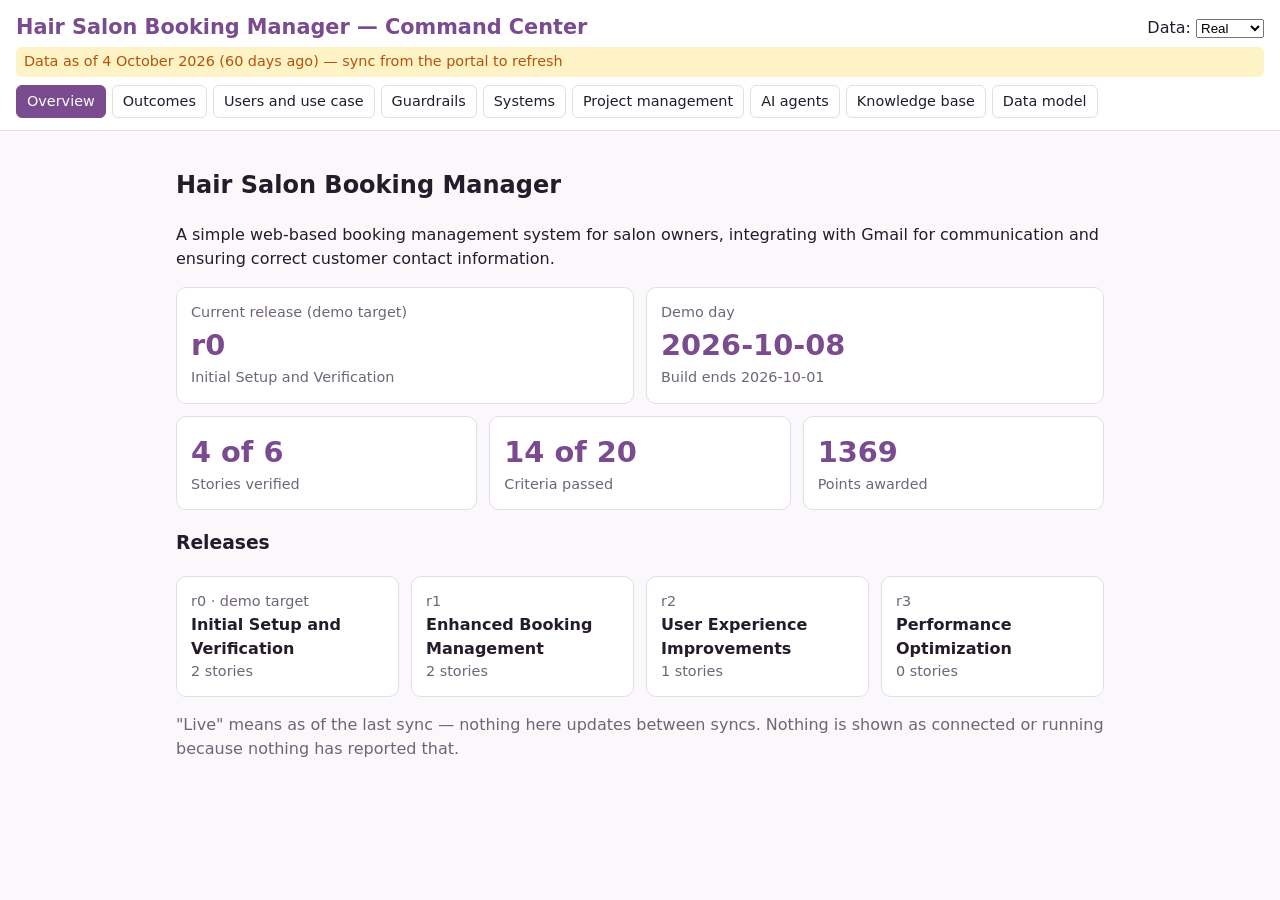
<file: index.html>
<!doctype html>
<html lang="en">
<head>
<meta charset="utf-8">
<meta name="viewport" content="width=device-width, initial-scale=1">
<title>Hair Salon Command Center</title>
<link rel="stylesheet" href="command-center/style.css">
</head>
<body>
<header>
  <div class="top">
    <h1 id="proj">Command Center</h1>
    <label class="mode">Data:
      <select id="mode"><option value="real">Real</option><option value="sample">Sample</option></select>
    </label>
  </div>
  <div id="stamp" class="stamp">Loading data…</div>
  <nav id="nav"></nav>
</header>
<main id="view"></main>
<script src="command-center/app.js"></script>
</body>
</html>
</file>
<file: command-center/style.css>
/* Brand colours live here only — change them in one place. */
:root{--brand:#7a4b8f;--bg:#faf8fb;--ink:#241b2b;--muted:#6f6577;--card:#fff;--line:#e4dde9;--warn:#b45309;--warnbg:#fef3c7;--grey:#9a9aa3}
*{box-sizing:border-box}
body{margin:0;font:16px/1.5 system-ui,sans-serif;background:var(--bg);color:var(--ink)}
header{background:var(--card);border-bottom:1px solid var(--line);padding:12px 16px}
.top{display:flex;justify-content:space-between;align-items:center;gap:12px;flex-wrap:wrap}
h1{margin:0;font-size:1.3rem;color:var(--brand)}
.stamp{font-size:.9rem;color:var(--muted);margin:4px 0 8px}
.stamp.warn{background:var(--warnbg);color:var(--warn);padding:4px 8px;border-radius:6px}
nav{display:flex;gap:6px;flex-wrap:wrap}
nav a{padding:5px 10px;border-radius:6px;text-decoration:none;color:var(--ink);border:1px solid var(--line);font-size:.9rem}
nav a.on{background:var(--brand);color:#fff;border-color:var(--brand)}
main{max-width:960px;margin:0 auto;padding:16px}
.grid{display:grid;grid-template-columns:repeat(auto-fit,minmax(200px,1fr));gap:12px;margin:12px 0}
.card{display:block;background:var(--card);border:1px solid var(--line);border-radius:10px;padding:14px;text-decoration:none;color:inherit}
a.card:hover{border-color:var(--brand)}
.card .n{font-size:1.8rem;font-weight:700;color:var(--brand)}
.card .l{color:var(--muted);font-size:.9rem}
.banner{background:var(--warnbg);color:var(--warn);border:1px solid #f3d27a;border-radius:8px;padding:10px 14px;margin-bottom:12px}
.sample{background:#e0f2fe;color:#075985;border-radius:8px;padding:8px 12px;margin-bottom:12px;font-weight:600}
.muted{color:var(--muted)}
table{border-collapse:collapse;width:100%}td,th{border-bottom:1px solid var(--line);padding:6px;text-align:left}
.back{display:inline-block;margin-bottom:8px}
.dot{display:inline-block;width:10px;height:10px;border-radius:50%;margin-right:6px;background:var(--grey)}
.gantt .row{display:flex;align-items:center;gap:8px;margin:4px 0}.rl{width:230px;font-size:.85rem}
.track{position:relative;flex:1;height:26px;background:#f1ecf4;border-radius:6px}
.bar{position:absolute;top:3px;bottom:3px;background:#b9a3c6;border-radius:4px;color:#fff;font-size:.75rem;text-align:center;text-decoration:none;min-width:24px}
.bar.demo{background:var(--brand)}.demoline{position:absolute;top:0;bottom:0;width:2px;background:var(--warn)}
form{display:flex;gap:6px;margin:8px 0}input{flex:1;padding:6px}pre{white-space:pre-wrap}
</file>
